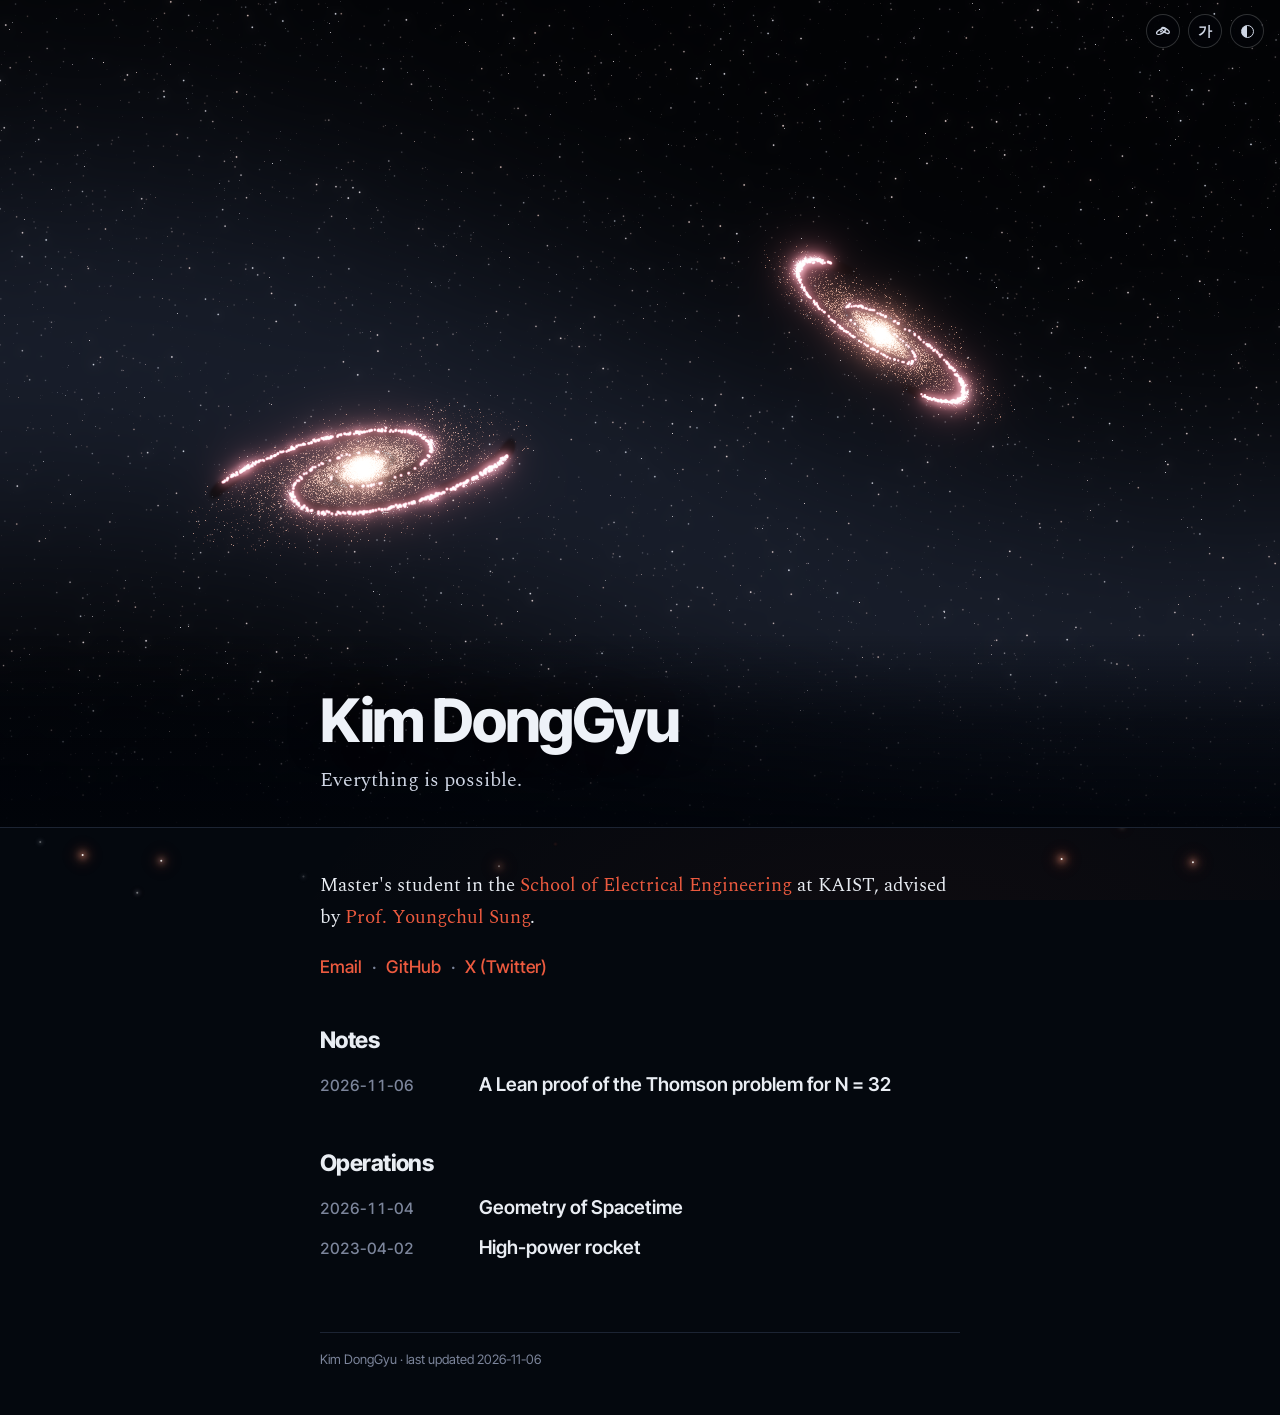
<file: index.html>
<!doctype html>
<html lang="en" data-theme="singularity" data-lang="en" data-title-en="Kim DongGyu" data-title-ko="김동규">
<head>
<meta charset="utf-8">
<meta name="viewport" content="width=device-width, initial-scale=1">
<title>Kim DongGyu</title>
<meta name="description" content="Kim DongGyu, master's student in the School of Electrical Engineering at KAIST. Everything is possible.">
<meta property="og:type" content="website">
<meta property="og:title" content="Kim DongGyu">
<meta property="og:description" content="Kim DongGyu, master's student in the School of Electrical Engineering at KAIST. Everything is possible.">
<!-- icons: bump ?v= when they change (browsers keep favicons in a cache of their own) -->
<link rel="icon" href="assets/icons/favicon-32.png?v=2" sizes="32x32" type="image/png">
<link rel="icon" href="assets/icons/favicon.svg?v=2" type="image/svg+xml">
<link rel="apple-touch-icon" href="assets/icons/apple-touch-icon.png?v=2">
<script>try { var d = document.documentElement, t = localStorage.getItem('theme'), l = localStorage.getItem('lang');
  if (t) d.dataset.theme = t;
  if (l !== 'ko') l = 'en';
  d.dataset.lang = d.lang = l; } catch (e) {}</script>
<link rel="stylesheet" href="css/fonts.css">
<link rel="stylesheet" href="css/base.css">
<link rel="stylesheet" href="css/themes.css">
<script defer src="js/theme.js"></script>
<script defer src="js/lang.js"></script>
<script defer src="js/site.js"></script>
<script defer src="js/stars.js"></script>
<script defer src="js/hero.js"></script>
<!-- scenes for the banner, in this order; the scene button and the S key switch between them -->
<script defer src="js/scenes/collision.js"></script>
<script defer src="js/scenes/merger.js"></script>
<script defer src="js/scenes/web.js"></script>
</head>
<body class="home">

<header class="hero">
  <div class="poster" aria-hidden="true"></div>
  <div class="hero-top">
    <button class="theme-btn scene-btn" type="button" hidden></button>
    <button class="theme-btn lang-btn" type="button" hidden></button>
    <button class="theme-btn" type="button" hidden><span class="ti" aria-hidden="true"></span></button>
  </div>
  <div class="htext">
    <!-- both languages side by side: class="i18n" with lang="en" / lang="ko"; only the current one shows -->
    <h1><span class="i18n" lang="en">Kim DongGyu</span><span class="i18n" lang="ko">김동규</span></h1>
    <p class="lede"><span class="i18n" lang="en">Everything is possible.</span><span class="i18n" lang="ko">모든 것은 가능하다.</span></p>
  </div>
</header>

<main class="col">
  <section aria-label="About">
    <!-- research interests to come -->
    <p class="i18n" lang="en">Master's student in the <a href="https://ee.kaist.ac.kr/en/">School of Electrical Engineering</a> at KAIST, advised by <a href="https://sites.google.com/view/youngchulsung">Prof. Youngchul Sung</a>.</p>
    <p class="i18n" lang="ko">KAIST <a href="https://ee.kaist.ac.kr/en/">전기및전자공학부</a> 석사과정, <a href="https://sites.google.com/view/youngchulsung">성영철 교수님</a> 지도.</p>
    <ul class="links">
      <li><a href="mailto:kim.donggyu@kaist.ac.kr">Email</a></li>
      <li><a href="https://github.com/8dgkim">GitHub</a></li>
      <li><a href="https://x.com/kim_donggyu_">X (Twitter)</a></li>
      <!-- hidden for now; to show, delete the comment markers around the line:
      <li><a href="cv.pdf">CV</a></li>
      -->
    </ul>
  </section>

  <!-- the lists below are made by tools/build.py from posts/*/index.md (by their section);
       a section shows once it has something in it -->
  <section data-list="research" aria-labelledby="research-h" hidden>
    <h2 id="research-h"><span class="i18n" lang="en">Research</span><span class="i18n" lang="ko">연구</span></h2>
    <ul class="notelist">
      <!-- build:research (made by tools/build.py) -->
      <!-- /build:research -->
    </ul>
  </section>

  <section data-list="notes" aria-labelledby="notes-h">
    <h2 id="notes-h"><span class="i18n" lang="en">Notes</span><span class="i18n" lang="ko">글</span></h2>
    <ul class="notelist">
      <!-- build:notes (made by tools/build.py) -->
      <li><time datetime="2026-11-06">2026-11-06</time><a href="posts/2026-11-06/">A Lean proof of the Thomson problem for N = 32</a></li>
      <!-- /build:notes -->
    </ul>
  </section>

  <section data-list="operations" aria-labelledby="ops-h">
    <h2 id="ops-h"><span class="i18n" lang="en">Operations</span><span class="i18n" lang="ko">작업</span></h2>
    <ul class="notelist">
      <!-- build:operations (made by tools/build.py) -->
      <li><time datetime="2026-11-04">2026-11-04</time><a href="https://8dgkim.github.io/geometry-of-spacetime/">Geometry of Spacetime</a></li>
      <li><time datetime="2023-04-02">2023-04-02</time><a href="posts/2023-04-02/"><span class="i18n" lang="en">High-power rocket</span><span class="i18n" lang="ko">고출력 로켓</span></a></li>
      <!-- /build:operations -->
    </ul>
  </section>

  <footer class="foot"><span class="i18n" lang="en">Kim DongGyu · last updated 2026-11-06</span><span class="i18n" lang="ko">김동규 · 최종 수정 2026-11-06</span></footer>
</main>

</body>
</html>
</file>
<file: css/fonts.css>
/* Theme typefaces (SIL Open Font License 1.1), split out of the Geometry of Spacetime bundle.
   A browser downloads a face only when the current theme uses it. */
@font-face { font-family: 'Inter Tight'; font-style: normal; font-weight: 100 900; font-display: swap; src: url('../assets/fonts/InterTight-normal-100_900.woff2') format('woff2'); }
@font-face { font-family: 'IBM Plex Sans'; font-style: normal; font-weight: 100 700; font-display: swap; src: url('../assets/fonts/IBMPlexSans-normal-100_700.woff2') format('woff2'); }
@font-face { font-family: 'IBM Plex Mono'; font-style: normal; font-weight: 500; font-display: swap; src: url('../assets/fonts/IBMPlexMono-normal-500.woff2') format('woff2'); }
@font-face { font-family: 'Source Serif 4'; font-style: normal; font-weight: 200 900; font-display: swap; src: url('../assets/fonts/SourceSerif4-normal-200_900.woff2') format('woff2'); }
@font-face { font-family: 'Source Serif 4'; font-style: italic; font-weight: 400; font-display: swap; src: url('../assets/fonts/SourceSerif4-italic-400.woff2') format('woff2'); }
@font-face { font-family: 'Spectral'; font-style: normal; font-weight: 400; font-display: swap; src: url('../assets/fonts/Spectral-normal-400.woff2') format('woff2'); }
@font-face { font-family: 'Spectral'; font-style: italic; font-weight: 400; font-display: swap; src: url('../assets/fonts/Spectral-italic-400.woff2') format('woff2'); }
@font-face { font-family: 'Spectral'; font-style: normal; font-weight: 600; font-display: swap; src: url('../assets/fonts/Spectral-normal-600.woff2') format('woff2'); }
@font-face { font-family: 'Zilla Slab'; font-style: normal; font-weight: 400; font-display: swap; src: url('../assets/fonts/ZillaSlab-normal-400.woff2') format('woff2'); }
@font-face { font-family: 'Zilla Slab'; font-style: italic; font-weight: 400; font-display: swap; src: url('../assets/fonts/ZillaSlab-italic-400.woff2') format('woff2'); }
@font-face { font-family: 'Zilla Slab'; font-style: normal; font-weight: 600; font-display: swap; src: url('../assets/fonts/ZillaSlab-normal-600.woff2') format('woff2'); }
@font-face { font-family: 'Zilla Slab'; font-style: normal; font-weight: 700; font-display: swap; src: url('../assets/fonts/ZillaSlab-normal-700.woff2') format('woff2'); }
@font-face { font-family: 'Big Shoulders Stencil Display'; font-style: normal; font-weight: 100 900; font-display: swap; src: url('../assets/fonts/BigShouldersStencilDisplay-normal-100_900.woff2') format('woff2'); }
@font-face { font-family: 'Libre Franklin'; font-style: normal; font-weight: 300 700; font-display: swap; src: url('../assets/fonts/LibreFranklin-normal-300_700.woff2') format('woff2'); }
@font-face { font-family: 'Libre Franklin'; font-style: italic; font-weight: 400; font-display: swap; src: url('../assets/fonts/LibreFranklin-italic-400.woff2') format('woff2'); }
@font-face { font-family: 'Barlow Condensed'; font-style: normal; font-weight: 600; font-display: swap; src: url('../assets/fonts/BarlowCondensed-normal-600.woff2') format('woff2'); }
@font-face { font-family: 'Barlow Condensed'; font-style: normal; font-weight: 700; font-display: swap; src: url('../assets/fonts/BarlowCondensed-normal-700.woff2') format('woff2'); }
@font-face { font-family: 'Michroma'; font-style: normal; font-weight: 400; font-display: swap; src: url('../assets/fonts/Michroma-normal-400.woff2') format('woff2'); }
</file>
<file: css/base.css>
/* ==========================================================================
   base.css : layout and components, the same for every theme
   Only theme tokens (css/themes.css) are used for color, typeface, and radius,
   so a theme never needs to know about a component to restyle it.
   ========================================================================== */

/* ---------------- base ---------------- */
* { box-sizing: border-box; }
html { -webkit-text-size-adjust: 100%; }
body { margin: 0; min-height: 100vh; background: var(--page-bg); background-attachment: fixed; color: var(--ink);
  font: var(--size)/var(--lh) var(--serif); }
a { color: var(--accent); text-decoration: none; }
a:hover { text-decoration: underline; text-underline-offset: .18em; text-decoration-thickness: 1px; }
:focus-visible { outline: 2px solid var(--accent); outline-offset: 2px; }
::selection { background: color-mix(in srgb, var(--accent) 35%, transparent); }
h1, h2, h3, h4 { font-family: var(--ui); line-height: 1.2; letter-spacing: -0.01em; }
p { margin: 0.65em 0; }
b, strong { font-weight: 650; }
img, video { max-width: 100%; }

/* ---------------- theme button: the name, then a half-disk that turns a fifth of a circle per step ----------------
   the half-disk is drawn in CSS, not taken from a font, so its size and position do not change with the theme's typeface */
.theme-btn { display: flex; align-items: center; gap: 7px; flex: none; white-space: nowrap; height: 34px; padding: 0 11px;
  background: transparent; border: 1px solid var(--line); color: var(--ink2); border-radius: var(--r-btn); font: 600 13px var(--ui); cursor: pointer; }
.theme-btn:hover { border-color: var(--dim); color: var(--ink); }
.theme-btn[hidden] { display: none; }   /* shown by js/theme.js; without JS there is only the default theme */
/* icon only; the name appears in a small label under the button on hover or keyboard focus */
.theme-btn { position: relative; justify-content: center; width: 34px; padding: 0; }
.theme-btn svg { display: block; width: 16px; height: 16px; }
.lang-btn { font: 700 14px/1 var(--ui); }
/* home page languages: show only the current one (js/lang.js) */
html[data-lang="ko"] .i18n[lang="en"], html:not([data-lang="ko"]) .i18n[lang="ko"] { display: none !important; }
:lang(ko) { word-break: keep-all; }   /* Korean breaks lines between words, not inside them */
.theme-btn[data-label]:hover::after, .theme-btn[data-label]:focus-visible::after {
  content: attr(data-label); position: absolute; top: calc(100% + 6px); right: 0; z-index: 5; white-space: nowrap; padding: 3px 8px;
  font: 600 12px/1.4 var(--ui); letter-spacing: 0; text-transform: none; color: var(--ink); background: var(--panel);
  border: 1px solid var(--line); border-radius: 6px; pointer-events: none; }
.theme-btn .ti { flex: none; width: 13px; height: 13px; border-radius: 50%; border: 1.5px solid currentColor; box-sizing: border-box;
  background: linear-gradient(90deg, currentColor 50%, transparent 50%); transition: transform .4s cubic-bezier(.3,.7,.3,1); }

/* ---------------- stars (js/stars.js draws them on one fixed canvas behind the page) ---------------- */
#stars { position: fixed; inset: 0; width: 100%; height: 100%; pointer-events: none; z-index: 0; }

/* ---------------- hero: the live black hole (js/blackhole.js) ---------------- */
/* the hero is always a night sky, in every theme, so its text keeps fixed light colors */
.hero { position: relative; z-index: 1; height: min(92vh, 860px); min-height: 420px; display: flex; align-items: flex-end;
  overflow: hidden; background: #000; border-bottom: 1px solid var(--line); container-type: size;
  touch-action: pan-y; cursor: grab; user-select: none; -webkit-user-select: none; }
.hero.grabbing { cursor: grabbing; }
.hero canvas { position: absolute; inset: 0; width: 100%; height: 100%; display: block; opacity: 0; transition: opacity .9s ease; }
.hero canvas.on { opacity: 1; }
/* still fallback, shown until the first frame (or for good without WebGL2): a dark sky */
.hero .poster { position: absolute; inset: 0; background: radial-gradient(ellipse at 60% 35%, rgba(40,50,80,.22), transparent 70%), #000; }
.hero-top { position: absolute; top: 14px; right: 16px; z-index: 3; display: flex; gap: 8px; }
.hero .theme-btn { color: #cfd6e4; border-color: rgba(255,255,255,.18); background: rgba(5,8,14,.35);
  backdrop-filter: blur(6px); -webkit-backdrop-filter: blur(6px); }
.hero .theme-btn:hover { color: #fff; border-color: rgba(255,255,255,.4); }
.hero .theme-btn[data-label]:hover::after, .hero .theme-btn[data-label]:focus-visible::after { color: #e6ebf3; background: rgba(5,8,14,.8); border-color: rgba(255,255,255,.18); }
.hero .htext { position: relative; z-index: 2; width: 100%; padding: 48px max(22px, calc((100% - 40rem) / 2)) 30px;
  background: linear-gradient(0deg, rgba(var(--scrim),.94) 0%, rgba(var(--scrim),.62) 55%, transparent 100%);
  color: #eef2f8; pointer-events: none; }
.hero .htext * { pointer-events: auto; }
.hero h1 { font-size: clamp(34px, 5.2vw, 60px); margin: 0 0 8px; font-weight: 750; letter-spacing: -0.025em; }
.hero .lede { font-size: clamp(17px, 1.6vw, 20px); color: #cfd6e4; margin: 0; }

/* ---------------- the reading column ---------------- */
.col { position: relative; z-index: 1; max-width: calc(40rem + 44px); margin: 0 auto; padding: 0 22px; }
.home .col { padding-top: 30px; }
.col > section { margin-top: 44px; }
.col > section:first-child { margin-top: 0; }
.col > section > h2 { font-size: 1.2em; margin: 0 0 12px; }

/* links under the bio: plain words separated by thin dots */
.links { list-style: none; margin: 18px 0 0; padding: 0; display: flex; flex-wrap: wrap; font: 500 .92em/1.8 var(--ui); }
.links li + li::before { content: "·"; color: var(--dim); margin: 0 .55em; }

/* notes list: date, then title */
.notelist { list-style: none; margin: 0; padding: 0; }
.notelist li { display: grid; grid-template-columns: 7.4em 1fr; column-gap: 18px; align-items: baseline; padding: 7px 0; }
.notelist time { font: 500 .82em var(--ui); font-variant-numeric: tabular-nums; color: var(--dim); white-space: nowrap; }
.notelist a { font: 600 1em/1.35 var(--ui); color: var(--ink); }
.notelist a:hover { color: var(--accent); text-decoration: none; }

.foot { position: relative; z-index: 1; margin-top: 64px; padding: 18px 0 48px; border-top: 1px solid var(--line);
  font: 13px var(--ui); color: var(--dim); }

/* ---------------- note pages ---------------- */
.topbar { position: sticky; top: 0; z-index: 10; display: flex; align-items: center; gap: 14px; height: 56px; padding: 0 18px;
  background: color-mix(in srgb, var(--bg) 82%, transparent); backdrop-filter: blur(12px) saturate(1.3); -webkit-backdrop-filter: blur(12px);
  border-bottom: 1px solid var(--line); font-family: var(--ui); }
.topbar .home { font-weight: 700; font-size: 15px; color: var(--ink); white-space: nowrap; overflow: hidden; text-overflow: ellipsis; }
.topbar .home:hover { color: var(--accent); text-decoration: none; }
.topbar .sp { flex: 1; }

.note { padding: 52px 0 10px; }
.note > header { margin-bottom: 28px; }
.note > header h1 { font-size: clamp(30px, 4.4vw, 44px); margin: 0 0 10px; font-weight: 750; letter-spacing: -0.02em; }
.note > header .sub { margin: 0 0 10px; color: var(--ink2); font-style: italic; }
.note-date { font: 500 14px var(--ui); font-variant-numeric: tabular-nums; color: var(--dim); }
/* the other dates, small at the end of the page: label, date; one pair per row */
.note-dates { display: grid; grid-template-columns: auto auto; justify-content: end; column-gap: .7em; row-gap: 2px;
  margin: 3.2em 0 0; font: 500 12.5px var(--ui); font-variant-numeric: tabular-nums; color: var(--dim); }
.note h2 { font-size: 1.45em; margin: 1.8em 0 .5em; }
.note h3 { font-size: 1.15em; margin: 1.5em 0 .4em; }
.note ul, .note ol { padding-left: 1.4em; }
.note li { margin: .3em 0; }
.note blockquote { margin: 1.2em 0; padding: 2px 0 2px 18px; border-left: 2px solid var(--faint); color: var(--ink2); font-style: italic; }
.note hr { border: 0; border-top: 1px solid var(--line); margin: 2.2em 0; }
code { font: .86em var(--mono); background: var(--panel); border: 1px solid var(--line); border-radius: min(var(--r-box), 5px); padding: .05em .35em; }
pre { margin: 1.2em 0; padding: 14px 16px; overflow-x: auto; background: var(--panel); border: 1px solid var(--line);
  border-radius: min(var(--r-box), 10px); font-size: .86em; line-height: 1.5; }
pre code { font-size: 1em; background: none; border: 0; padding: 0; }

/* figures, images, video; .wide lets one break out of the column */
.note figure { margin: 1.8em 0; }
.note figure.wide { margin-left: calc(50% - min(50vw - 22px, 34rem)); margin-right: calc(50% - min(50vw - 22px, 34rem)); }
.note figure img { display: block; width: 100%; height: auto; border-radius: var(--r-box); background: var(--stage); }
/* a crop from the Markdown (![[x.jpg|16:9]]) sets --ar; the picture is cropped around its center */
.note figure img[style], .note figure video[style] { aspect-ratio: var(--ar); object-fit: cover; }
/* a video keeps its own shape: a tall one is centered and no taller than the window */
.note figure video { display: block; max-width: 100%; max-height: 82vh; width: auto; height: auto; margin: 0 auto;
  border-radius: var(--r-box); background: #000; }
.note figure:has(video) figcaption { text-align: center; }
/* several embeds on one line: a row of equal columns */
.note .gallery { display: grid; grid-template-columns: repeat(var(--n), minmax(0, 1fr)); gap: 10px; margin: 1.2em 0; }
.note .gallery figure { margin: 0; }
/* Obsidian callouts (> [!note] ...) */
.note blockquote.box { font-style: normal; color: var(--ink); padding: 10px 18px; border: 1px solid var(--line);
  border-left: 3px solid var(--accent); border-radius: min(var(--r-box), 10px); background: var(--panel); }
.note blockquote.box > :first-child { margin-top: 4px; }
mark { background: color-mix(in srgb, var(--accent) 28%, transparent); color: inherit; padding: 0 .12em; border-radius: 2px; }
.note figcaption { margin-top: 9px; font: 14.5px/1.5 var(--ui); color: var(--ink2); }
/* placeholder for media not added yet */
.ph { display: grid; place-items: center; aspect-ratio: 16 / 9; border: 1.5px dashed var(--faint); border-radius: var(--r-box);
  background: color-mix(in srgb, var(--panel) 60%, transparent); color: var(--dim); font: 14px var(--ui); }

/* statement / aside box */
.box { margin: 1.4em 0; padding: 10px 18px; background: var(--panel); border: 1px solid var(--line); border-left: 3px solid var(--accent);
  border-radius: min(var(--r-box), 10px); }
.box .label { display: block; margin-top: 4px; font: 700 11px var(--ui); letter-spacing: .08em; text-transform: uppercase; color: var(--dim); }

/* tables scroll sideways on their own instead of widening the page */
.tablewrap { overflow-x: auto; margin: 1.4em 0; }
.note table { border-collapse: collapse; width: 100%; font: .88em/1.45 var(--ui); }
.note th, .note td { padding: 7px 10px; border-bottom: 1px solid var(--line); text-align: left; vertical-align: top; }
.note th { color: var(--dim); font-weight: 600; }

/* footnotes */
.note sup a { font: 600 .75em var(--ui); }
.footnotes { margin-top: 3em; padding-top: 1em; border-top: 1px solid var(--line); font-size: .88em; color: var(--ink2); }
.footnotes ol { padding-left: 1.4em; }

/* math (KaTeX, only on notes that include it) */
.note .katex { font-size: 1.1em; }   /* KaTeX alone uses 1.21em, large next to these text faces */
.katex-display { overflow-x: auto; overflow-y: hidden; padding: 4px 0; }

/* plain 404 */
.lost { padding: 18vh 0 10vh; }
.lost h1 { font-size: clamp(40px, 7vw, 72px); margin: 0 0 10px; }

/* ---------------- narrow screens ---------------- */
@media (max-width: 760px) {
  .hero { height: min(80vh, 640px); min-height: 360px; }
}
@media (max-width: 520px) {
  .notelist li { grid-template-columns: 1fr; padding: 9px 0; }
}

@media (prefers-reduced-motion: reduce) {
  .hero canvas, .theme-btn .ti { transition: none; }
}

@media print {
  #stars, .topbar, .theme-btn, .hero-top, .hero canvas { display: none !important; }
  body { background: #fff; }
  .hero { height: auto; min-height: 0; background: none; border: 0; }
  .hero .poster { display: none; }
  .hero .htext { background: none; color: #000; padding: 0 22px; }
  .hero .lede { color: #222; }
}
</file>
<file: css/themes.css>
/* ==========================================================================
   themes.css : the five themes of Geometry of Spacetime
   Each block sets one theme's colors, typefaces, star colors, and a few touches.
   The black hole's own colors (disk ramp, sky band, star tints) are in js/theme.js,
   because they go to the shader; the --disk-* values here only paint the still fallback.
   Singularity: Spectral text under Inter Tight headings, slate gradients behind the page, one hot red.
   Deep Field: the first look, set in IBM Plex Sans.
   Starlight: cream paper, Source Serif 4; the hero stays a night sky.
   Cold Steel: gray steel plate, Zilla Slab with stenciled capitals (Big Shoulders Stencil).
   Death Star: black panels, Libre Franklin text, Barlow Condensed capitals, red rules.
   ========================================================================== */

/* Singularity is the default, so its values also sit on :root */
:root, [data-theme="singularity"] {
  color-scheme: dark;
  --bg: #04080e; --stage: #01040a; --panel: #0a0f19; --ink: #e9edf3; --ink2: #aeb6c6; --dim: #7c859b;
  --faint: #2a3040; --grid: #0f1520; --line: #1c2433; --accent: #ec5a3f;
  --ui: "Inter Tight", system-ui, -apple-system, "Segoe UI", Roboto, sans-serif;
  --serif: Spectral, "Iowan Old Style", "Palatino Linotype", Palatino, "Book Antiqua", Georgia, "Times New Roman", serif;
  --mono: ui-monospace, "SF Mono", Menlo, Consolas, monospace;
  --size: 19px; --lh: 1.64; --r-btn: 999px; --r-box: 14px;
  --page-bg: radial-gradient(1300px 700px at 88% -8%, rgba(78,90,120,.20), transparent 70%),
             radial-gradient(1000px 600px at -12% 45%, rgba(62,72,98,.14), transparent 70%),
             radial-gradient(900px 500px at 70% 110%, rgba(236,90,63,.05), transparent 70%), var(--bg);
  --scrim: 1,4,10;
  --star-core: #ffffff; --star-g1: #aeb6c6; --star-g2: #ffb08f; --star-g3: #ec5a3f; --particle: #ec5a3f;
  --disk-a: rgb(179,15,15); --disk-b: rgb(255,71,41); --disk-c: rgb(255,179,148);
}

[data-theme="deepfield"] {
  color-scheme: dark;
  --bg: #0a0e16; --stage: #070a11; --panel: #0f1522; --ink: #e8ecf4; --ink2: #b4bdcf; --dim: #7b869c;
  --faint: #2a3347; --grid: #182033; --line: #222b3e; --accent: #7cc4ff;
  --ui: "IBM Plex Sans", system-ui, sans-serif; --serif: "IBM Plex Sans", system-ui, sans-serif;
  --size: 18px; --lh: 1.66; --r-btn: 9px; --r-box: 16px;
  --page-bg: var(--bg);
  --scrim: 5,7,12;
  --star-core: #ffffff; --star-g1: #87ceeb; --star-g2: #4682b4; --star-g3: #6495ed; --particle: #4682b4;
  --disk-a: rgb(255,64,10); --disk-b: rgb(255,158,64); --disk-c: rgb(255,237,209);
}

[data-theme="starlight"] {
  color-scheme: light;
  --bg: #e3dac7; --stage: #ece4d2; --panel: #e8dfcb; --ink: #1a1f2b; --ink2: #3a4152; --dim: #565b67;
  --faint: #c1b398; --grid: #dad0bb; --line: #cdc1a8; --accent: #2b3c8c;
  --ui: "Source Serif 4", "Iowan Old Style", "Palatino Linotype", Palatino, Georgia, serif;
  --serif: "Source Serif 4", "Iowan Old Style", "Palatino Linotype", Palatino, "Book Antiqua", Georgia, "Times New Roman", serif;
  --size: 19px; --lh: 1.62; --r-btn: 9px; --r-box: 4px;
  --page-bg: radial-gradient(1200px 800px at 50% -10%, rgba(250,240,215,.35), transparent 70%), var(--bg);
  --scrim: 5,7,12;
  /* stars on paper: gilt dots with a soft warm halo instead of white light */
  --star-core: #7a5a1e; --star-g1: #c9a45a; --star-g2: #d9b86a; --star-g3: #b08a3e; --particle: #2b3c8c;
  --disk-a: rgb(140,102,56); --disk-b: rgb(237,204,140); --disk-c: rgb(255,245,222);
}

[data-theme="steel"] {
  color-scheme: dark;
  --bg: #1b1d20; --stage: #121416; --panel: #212428; --ink: #e8eaec; --ink2: #b4b9bf; --dim: #8c939b;
  --faint: #454a50; --grid: #262a2e; --line: #33373c; --accent: #a8bfd2;
  --ui: "Zilla Slab", Rockwell, serif; --serif: "Zilla Slab", Rockwell, serif;
  --mono: "IBM Plex Mono", ui-monospace, monospace;
  --size: 18.5px; --lh: 1.6; --r-btn: 2px; --r-box: 2px;
  --page-bg: var(--bg);
  --scrim: 18,20,22;
  --star-core: #ffffff; --star-g1: #b4b9bf; --star-g2: #a8bfd2; --star-g3: #85bae8; --particle: #a8bfd2;
  --disk-a: rgb(64,77,92); --disk-b: rgb(133,153,173); --disk-c: rgb(214,227,242);
}

[data-theme="deathstar"] {
  color-scheme: dark;
  --bg: #0a0b0c; --stage: #000000; --panel: #111315; --ink: #f2f2f2; --ink2: #babdc1; --dim: #878b91;
  --faint: #3a3e43; --grid: #1a1d20; --line: #2c3034; --accent: #e8483d;
  --ui: "Libre Franklin", system-ui, sans-serif; --serif: "Libre Franklin", system-ui, sans-serif;
  --mono: "IBM Plex Mono", ui-monospace, monospace;
  --caps: "Barlow Condensed", "Libre Franklin", system-ui, sans-serif;
  --size: 17.5px; --lh: 1.68; --r-btn: 0; --r-box: 0;
  --page-bg: var(--bg);
  --scrim: 0,0,0;
  --star-core: #ffffff; --star-g1: #babdc1; --star-g2: #e8483d; --star-g3: #878b91; --particle: #e8483d;
  --disk-a: rgb(77,79,84); --disk-b: rgb(158,163,171); --disk-c: rgb(235,237,242);
}

/* ---------------- per-theme touches ---------------- */

/* Singularity */
[data-theme="singularity"] .hero h1 { font-weight: 750; letter-spacing: -0.04em; text-shadow: 0 2px 30px rgba(0,0,0,.6); }
[data-theme="singularity"] .col h2 { font-weight: 750; letter-spacing: -0.025em; }

/* Starlight: headings in the text face, ruled section heads like printed pages */
[data-theme="starlight"] h1, [data-theme="starlight"] h2, [data-theme="starlight"] h3, [data-theme="starlight"] h4 { font-family: var(--serif); }
[data-theme="starlight"] .hero h1 { font-weight: 600; letter-spacing: -0.015em; }
[data-theme="starlight"] .col > section > h2 { border-top: 1px solid var(--ink); padding-top: 14px; font-weight: 600; letter-spacing: -0.01em; }
[data-theme="starlight"] .notelist time { font-variant: small-caps; color: var(--accent); }
[data-theme="starlight"] figure img, [data-theme="starlight"] figure video, [data-theme="starlight"] figure .ph { box-shadow: 0 1px 2px rgba(60,48,28,.10), 0 10px 30px rgba(60,48,28,.08); }

/* Cold Steel: stenciled title, monospaced dates */
[data-theme="steel"] .hero h1 { font-family: "Big Shoulders Stencil Display", var(--ui); font-weight: 800; text-transform: uppercase; letter-spacing: .04em; }
[data-theme="steel"] .col > section > h2 { border-top: 1px solid var(--line); padding-top: 14px; font-weight: 700; letter-spacing: 0; }
[data-theme="steel"] .notelist time, [data-theme="steel"] .note-date { font: 500 .78em var(--mono); color: var(--accent); }
[data-theme="steel"] .theme-btn { text-transform: uppercase; letter-spacing: .05em; }

/* Death Star: condensed capitals, a red rule over the title and under section heads */
[data-theme="deathstar"] h1, [data-theme="deathstar"] h2, [data-theme="deathstar"] h3 { font-family: var(--caps); text-transform: uppercase; letter-spacing: .05em; font-weight: 700; }
[data-theme="deathstar"] .hero h1 { letter-spacing: .09em; }
[data-theme="deathstar"] .hero h1::before { content: ""; display: block; width: 72px; height: 3px; background: var(--accent); margin-bottom: 18px; }
[data-theme="deathstar"] .col > section > h2 { padding-bottom: 10px;
  background: linear-gradient(var(--accent), var(--accent)) left bottom / 88px 2px no-repeat, linear-gradient(var(--line), var(--line)) left bottom / 100% 1px no-repeat; }
[data-theme="deathstar"] .theme-btn, [data-theme="deathstar"] .topbar .home { font-family: var(--caps); text-transform: uppercase; letter-spacing: .08em; }
[data-theme="deathstar"] .notelist time, [data-theme="deathstar"] .note-date { font: 500 .78em var(--mono); }
[data-theme="deathstar"] .topbar { box-shadow: 0 1px 0 rgba(224,54,44,.25); }
[data-theme="deathstar"] p, [data-theme="deathstar"] li { letter-spacing: 0.005em; }

/* ---------------- print: every theme prints as black ink on white paper ---------------- */
@media print {
  :root, [data-theme] { color-scheme: light; --bg: #fff; --page-bg: #fff; --stage: #f4f4f4; --panel: #f6f6f6; --ink: #000; --ink2: #222;
    --dim: #555; --faint: #bbb; --line: #ccc; --accent: #000; }
}
</file>
